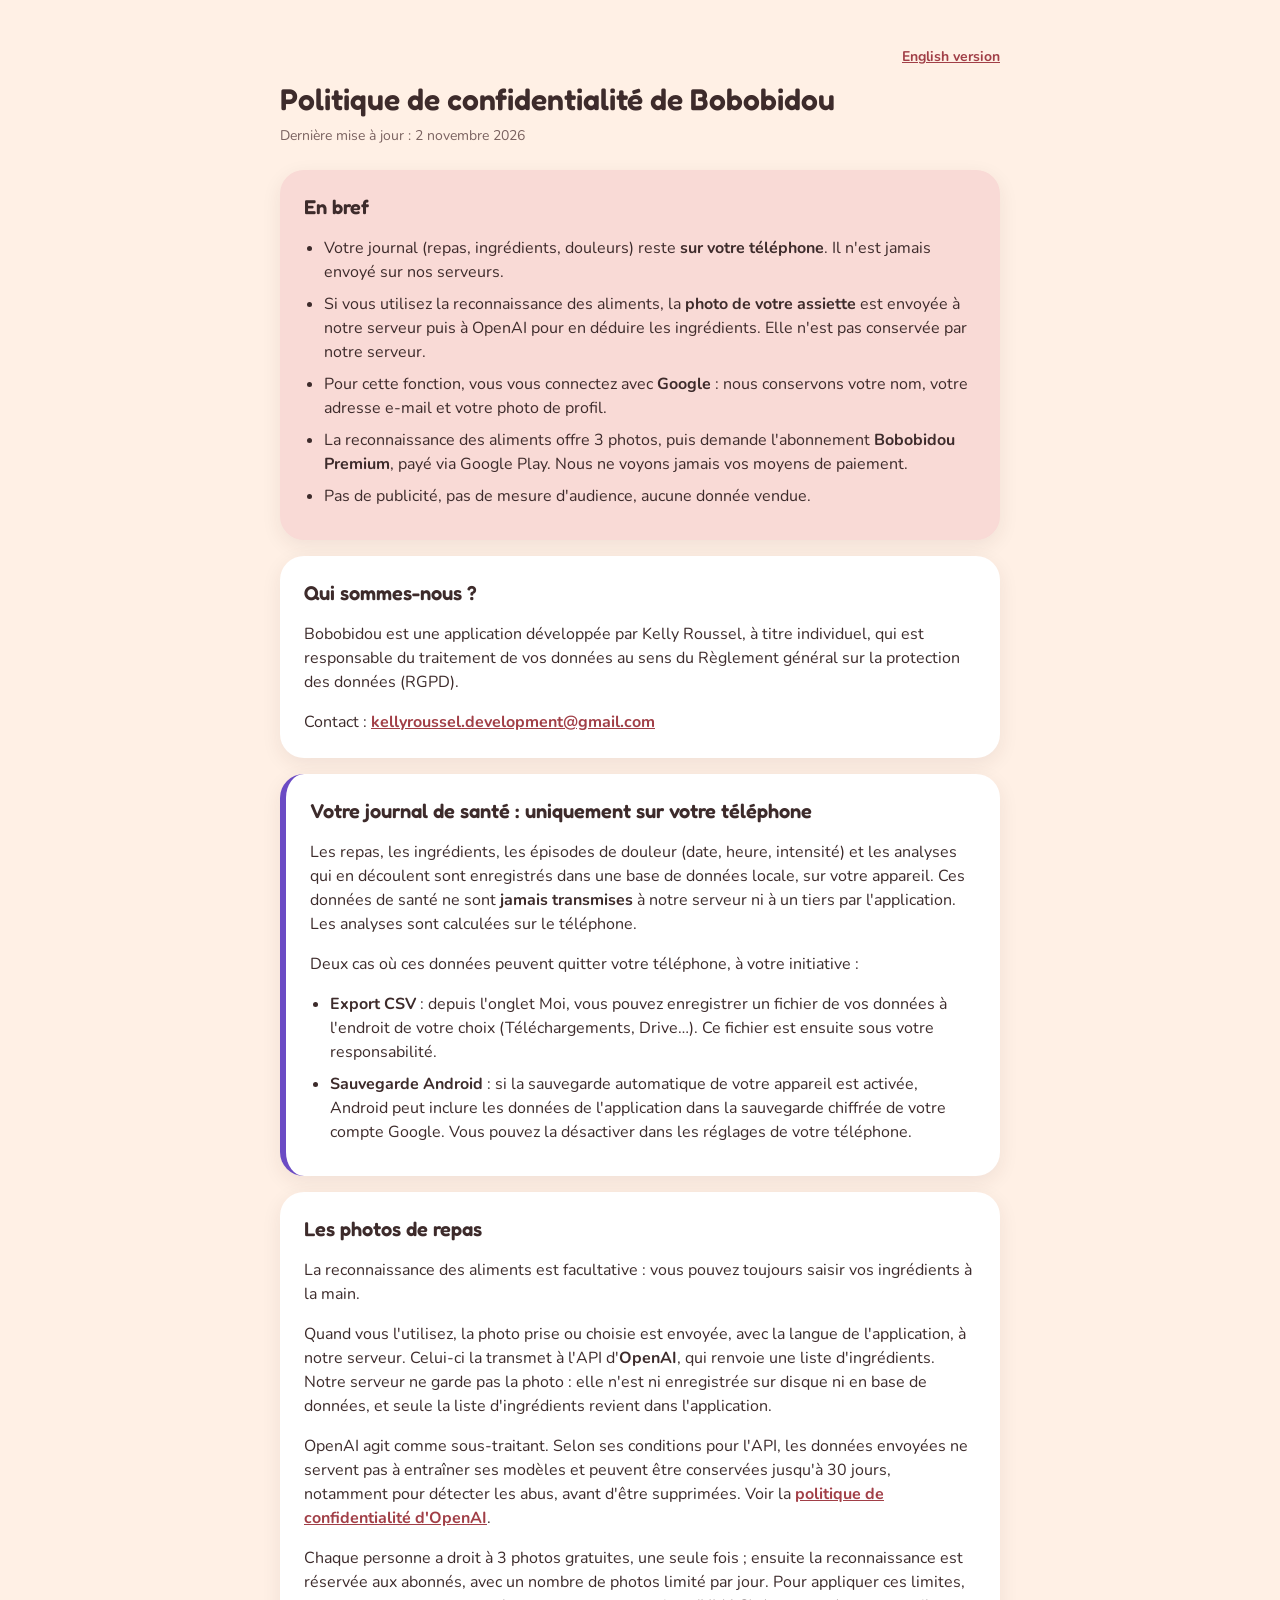
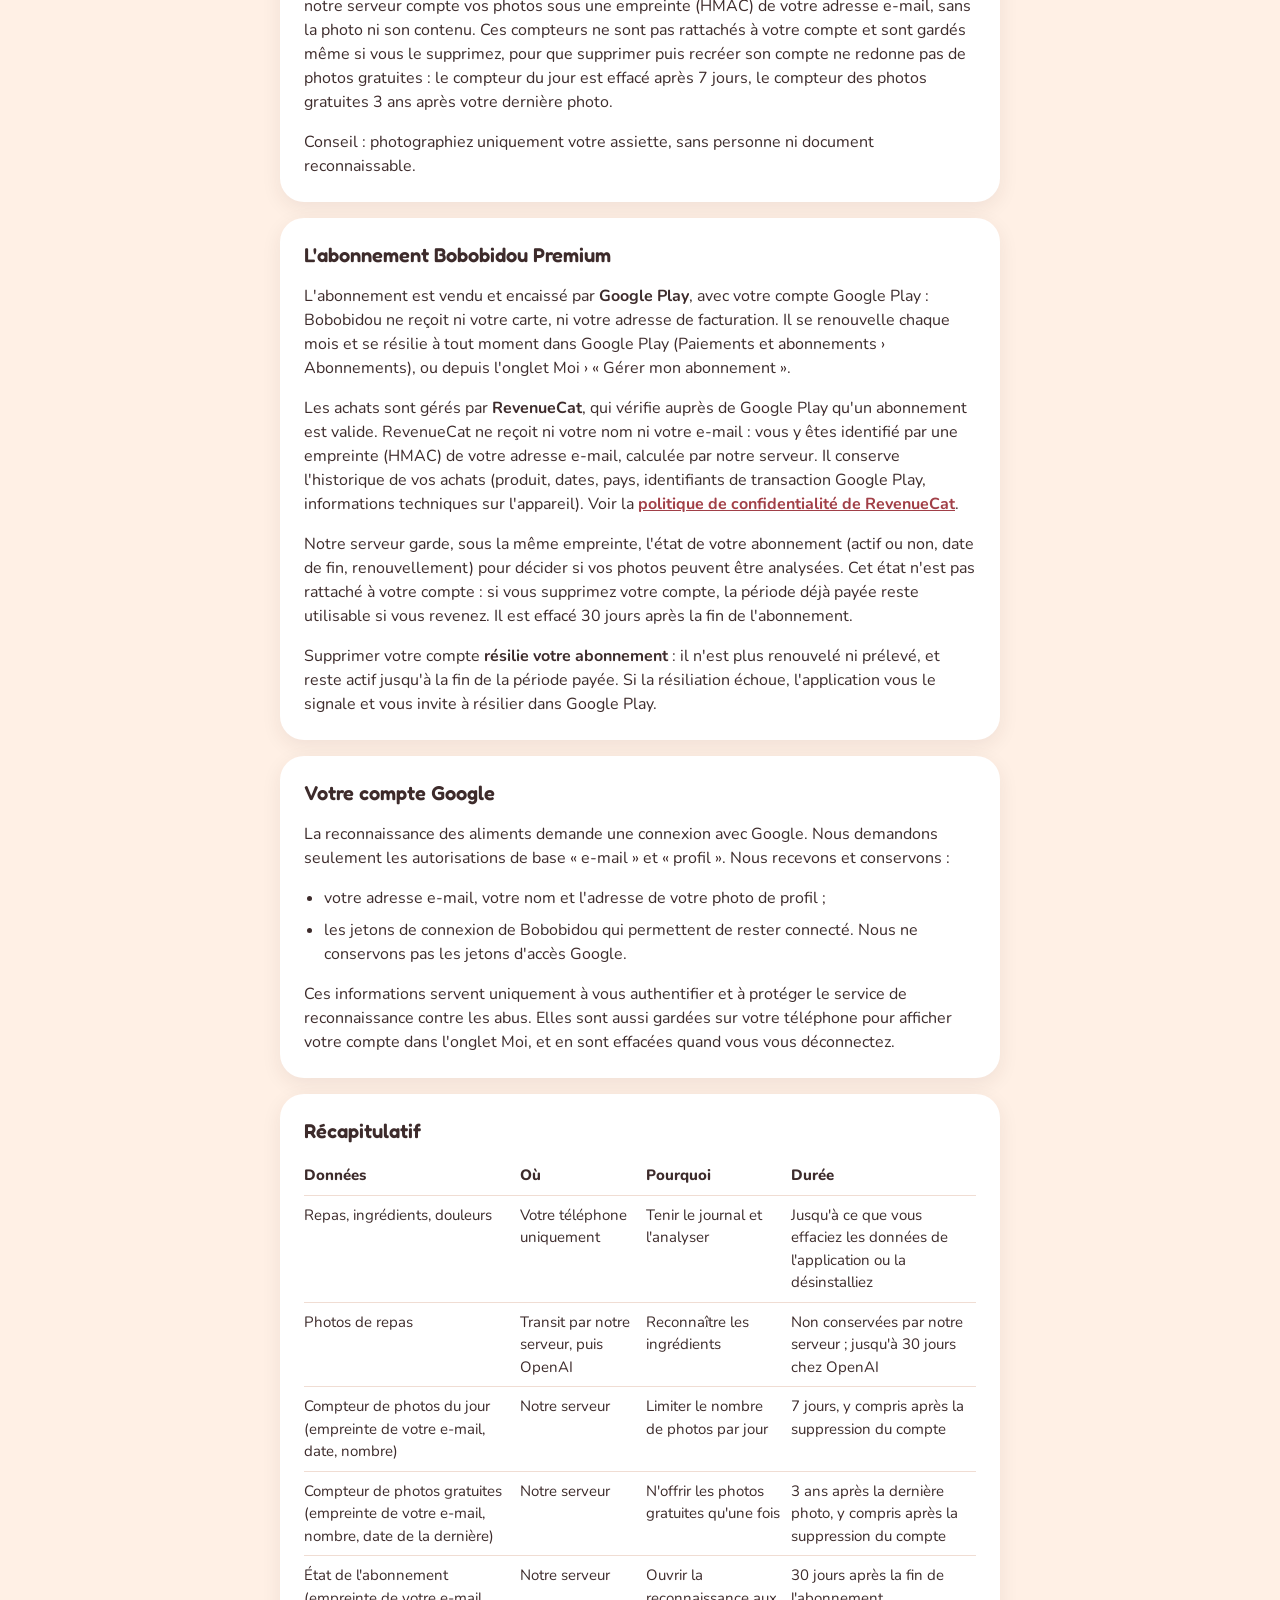
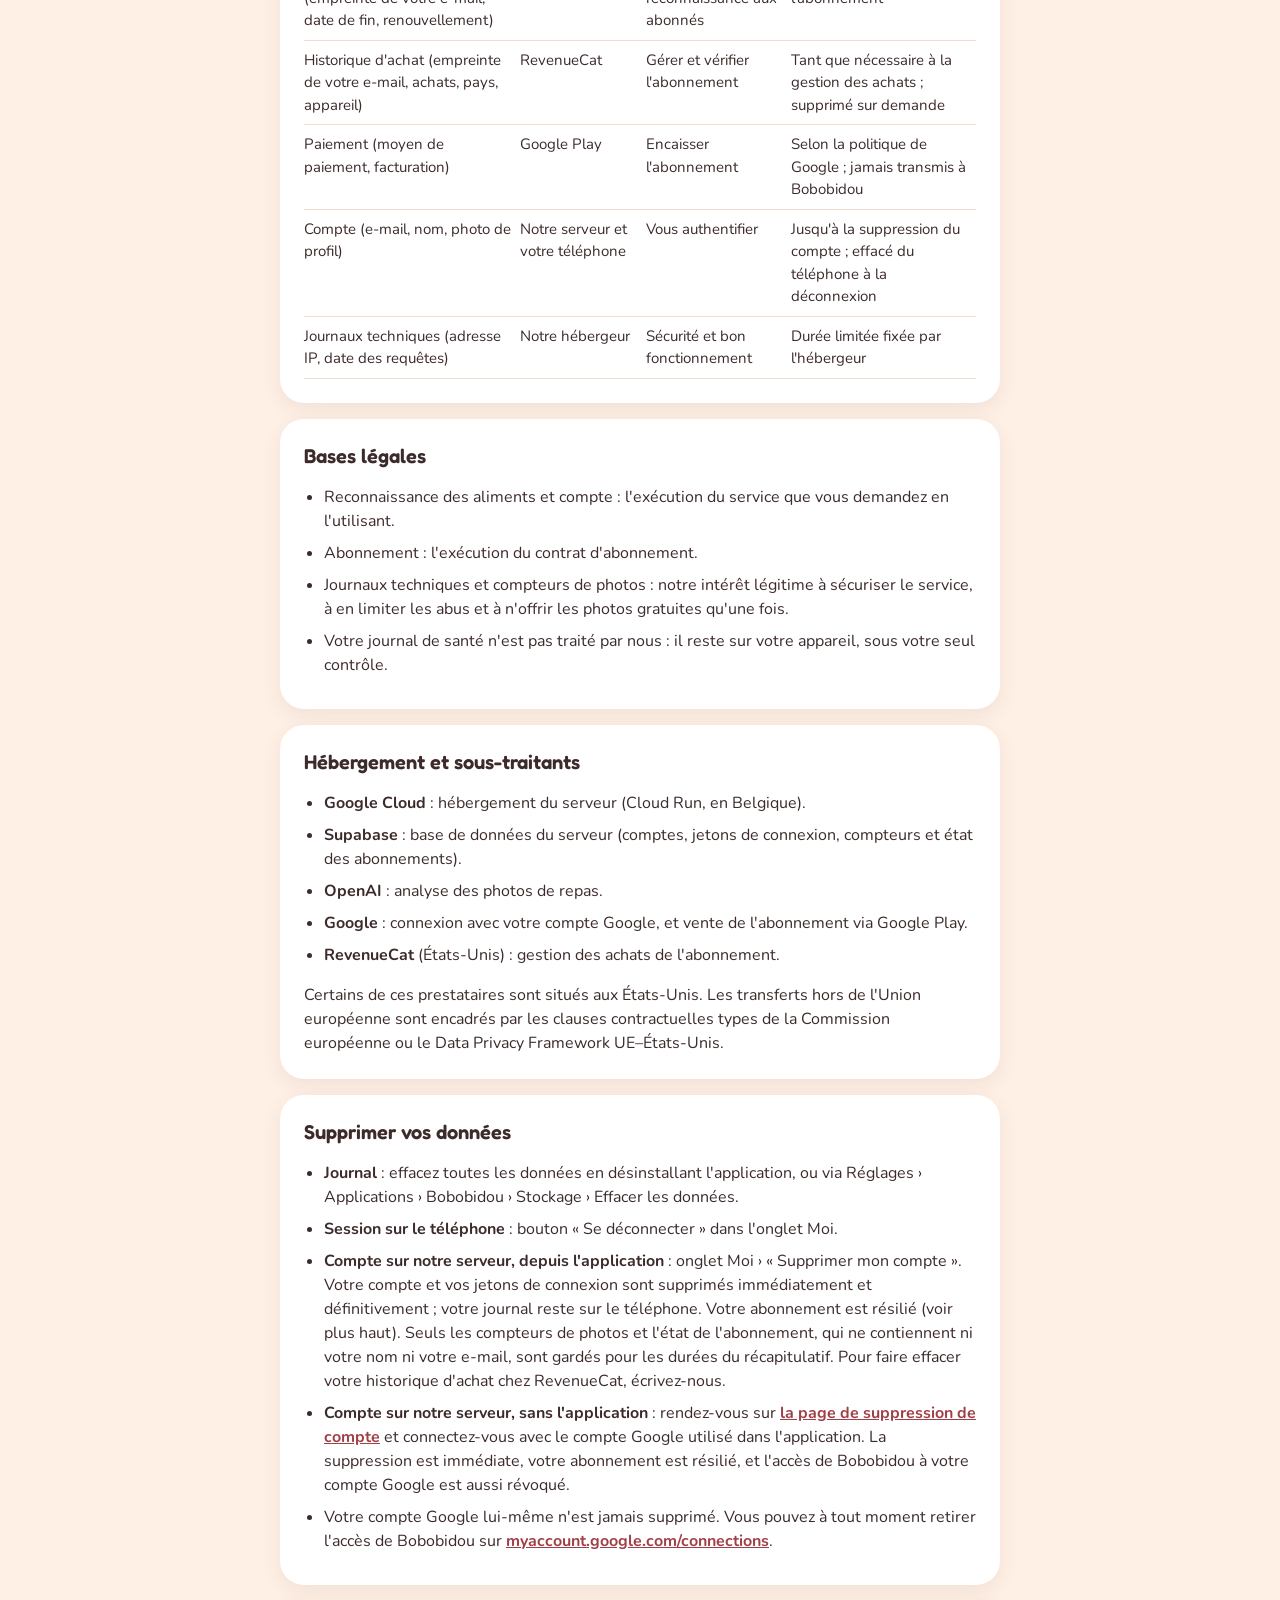
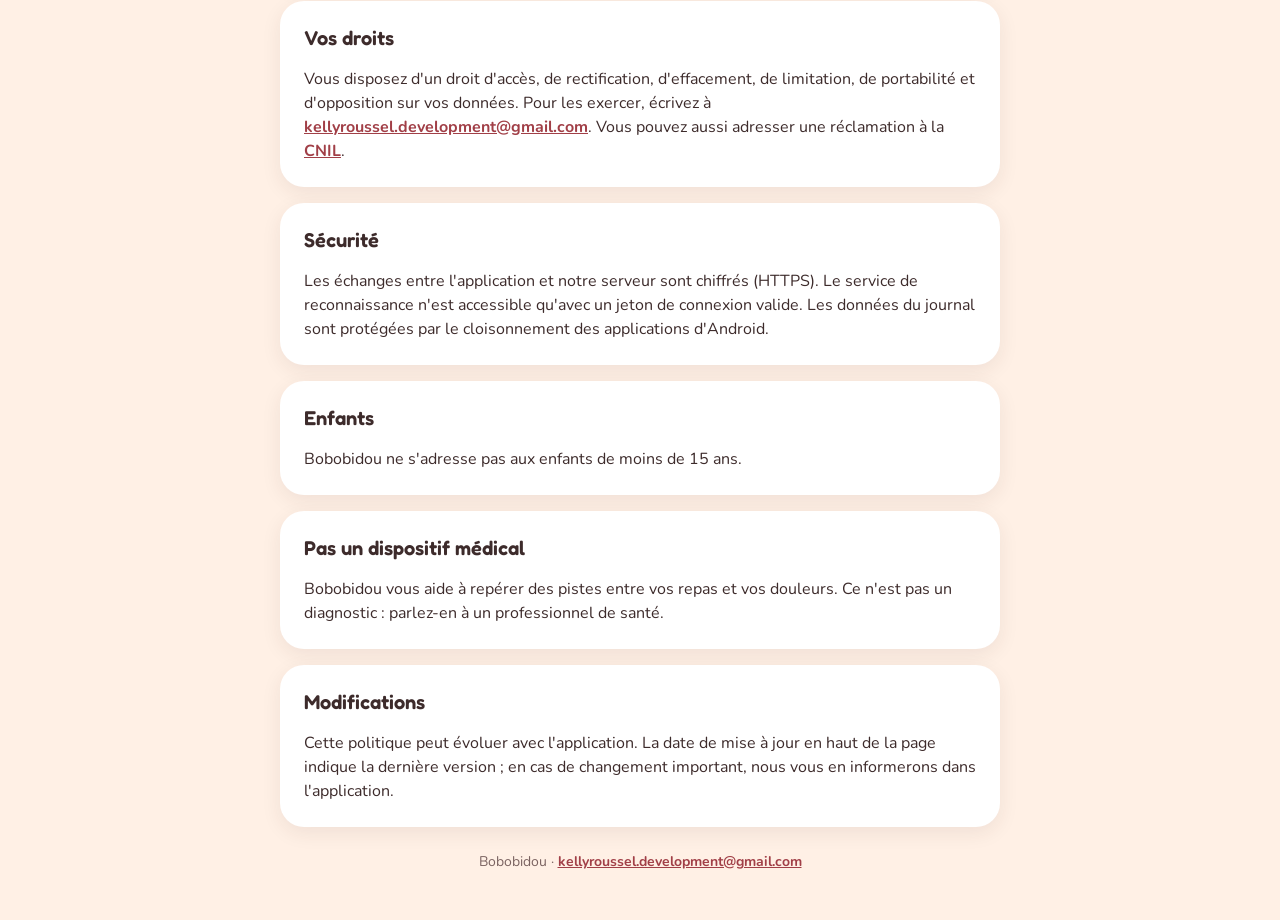
<file: docs/privacy/index.html>
<!doctype html>
<html lang="fr">
<head>
  <meta charset="utf-8">
  <meta name="viewport" content="width=device-width, initial-scale=1">
  <title>Bobobidou — Politique de confidentialité</title>
  <link rel="preconnect" href="https://fonts.googleapis.com">
  <link rel="preconnect" href="https://fonts.gstatic.com" crossorigin>
  <link href="https://fonts.googleapis.com/css2?family=Fredoka:wght@600&family=Nunito:wght@400;700;800&display=swap" rel="stylesheet">
  <link rel="stylesheet" href="style.css">
</head>
<body>
<main>
  <p class="lang"><a href="en.html" hreflang="en">English version</a></p>

  <header>
    <h1>Politique de confidentialité de Bobobidou</h1>
    <p class="updated">Dernière mise à jour : 2 novembre 2026</p>
  </header>

  <section class="summary">
    <h2>En bref</h2>
    <ul>
      <li>Votre journal (repas, ingrédients, douleurs) reste <strong>sur votre téléphone</strong>. Il n'est jamais envoyé sur nos serveurs.</li>
      <li>Si vous utilisez la reconnaissance des aliments, la <strong>photo de votre assiette</strong> est envoyée à notre serveur puis à OpenAI pour en déduire les ingrédients. Elle n'est pas conservée par notre serveur.</li>
      <li>Pour cette fonction, vous vous connectez avec <strong>Google</strong> : nous conservons votre nom, votre adresse e-mail et votre photo de profil.</li>
      <li>La reconnaissance des aliments offre 3 photos, puis demande l'abonnement <strong>Bobobidou Premium</strong>, payé via Google Play. Nous ne voyons jamais vos moyens de paiement.</li>
      <li>Pas de publicité, pas de mesure d'audience, aucune donnée vendue.</li>
    </ul>
  </section>

  <section>
    <h2>Qui sommes-nous ?</h2>
    <p>Bobobidou est une application développée par Kelly Roussel, à titre individuel, qui est responsable du traitement de vos données au sens du Règlement général sur la protection des données (RGPD).</p>
    <p>Contact : <a href="mailto:kellyroussel.development@gmail.com">kellyroussel.development@gmail.com</a></p>
  </section>

  <section class="health">
    <h2>Votre journal de santé : uniquement sur votre téléphone</h2>
    <p>Les repas, les ingrédients, les épisodes de douleur (date, heure, intensité) et les analyses qui en découlent sont enregistrés dans une base de données locale, sur votre appareil. Ces données de santé ne sont <strong>jamais transmises</strong> à notre serveur ni à un tiers par l'application. Les analyses sont calculées sur le téléphone.</p>
    <p>Deux cas où ces données peuvent quitter votre téléphone, à votre initiative :</p>
    <ul>
      <li><strong>Export CSV</strong> : depuis l'onglet Moi, vous pouvez enregistrer un fichier de vos données à l'endroit de votre choix (Téléchargements, Drive…). Ce fichier est ensuite sous votre responsabilité.</li>
      <li><strong>Sauvegarde Android</strong> : si la sauvegarde automatique de votre appareil est activée, Android peut inclure les données de l'application dans la sauvegarde chiffrée de votre compte Google. Vous pouvez la désactiver dans les réglages de votre téléphone.</li>
    </ul>
  </section>

  <section>
    <h2>Les photos de repas</h2>
    <p>La reconnaissance des aliments est facultative : vous pouvez toujours saisir vos ingrédients à la main.</p>
    <p>Quand vous l'utilisez, la photo prise ou choisie est envoyée, avec la langue de l'application, à notre serveur. Celui-ci la transmet à l'API d'<strong>OpenAI</strong>, qui renvoie une liste d'ingrédients. Notre serveur ne garde pas la photo : elle n'est ni enregistrée sur disque ni en base de données, et seule la liste d'ingrédients revient dans l'application.</p>
    <p>OpenAI agit comme sous-traitant. Selon ses conditions pour l'API, les données envoyées ne servent pas à entraîner ses modèles et peuvent être conservées jusqu'à 30 jours, notamment pour détecter les abus, avant d'être supprimées. Voir la <a href="https://openai.com/policies/privacy-policy/">politique de confidentialité d'OpenAI</a>.</p>
    <p>Chaque personne a droit à 3 photos gratuites, une seule fois ; ensuite la reconnaissance est réservée aux abonnés, avec un nombre de photos limité par jour. Pour appliquer ces limites, notre serveur compte vos photos sous une empreinte (HMAC) de votre adresse e-mail, sans la photo ni son contenu. Ces compteurs ne sont pas rattachés à votre compte et sont gardés même si vous le supprimez, pour que supprimer puis recréer son compte ne redonne pas de photos gratuites : le compteur du jour est effacé après 7 jours, le compteur des photos gratuites 3 ans après votre dernière photo.</p>
    <p>Conseil : photographiez uniquement votre assiette, sans personne ni document reconnaissable.</p>
  </section>

  <section>
    <h2>L'abonnement Bobobidou Premium</h2>
    <p>L'abonnement est vendu et encaissé par <strong>Google Play</strong>, avec votre compte Google Play : Bobobidou ne reçoit ni votre carte, ni votre adresse de facturation. Il se renouvelle chaque mois et se résilie à tout moment dans Google Play (Paiements et abonnements › Abonnements), ou depuis l'onglet Moi › « Gérer mon abonnement ».</p>
    <p>Les achats sont gérés par <strong>RevenueCat</strong>, qui vérifie auprès de Google Play qu'un abonnement est valide. RevenueCat ne reçoit ni votre nom ni votre e-mail : vous y êtes identifié par une empreinte (HMAC) de votre adresse e-mail, calculée par notre serveur. Il conserve l'historique de vos achats (produit, dates, pays, identifiants de transaction Google Play, informations techniques sur l'appareil). Voir la <a href="https://www.revenuecat.com/privacy/">politique de confidentialité de RevenueCat</a>.</p>
    <p>Notre serveur garde, sous la même empreinte, l'état de votre abonnement (actif ou non, date de fin, renouvellement) pour décider si vos photos peuvent être analysées. Cet état n'est pas rattaché à votre compte : si vous supprimez votre compte, la période déjà payée reste utilisable si vous revenez. Il est effacé 30 jours après la fin de l'abonnement.</p>
    <p>Supprimer votre compte <strong>résilie votre abonnement</strong> : il n'est plus renouvelé ni prélevé, et reste actif jusqu'à la fin de la période payée. Si la résiliation échoue, l'application vous le signale et vous invite à résilier dans Google Play.</p>
  </section>

  <section>
    <h2>Votre compte Google</h2>
    <p>La reconnaissance des aliments demande une connexion avec Google. Nous demandons seulement les autorisations de base « e-mail » et « profil ». Nous recevons et conservons :</p>
    <ul>
      <li>votre adresse e-mail, votre nom et l'adresse de votre photo de profil ;</li>
      <li>les jetons de connexion de Bobobidou qui permettent de rester connecté. Nous ne conservons pas les jetons d'accès Google.</li>
    </ul>
    <p>Ces informations servent uniquement à vous authentifier et à protéger le service de reconnaissance contre les abus. Elles sont aussi gardées sur votre téléphone pour afficher votre compte dans l'onglet Moi, et en sont effacées quand vous vous déconnectez.</p>
  </section>

  <section>
    <h2>Récapitulatif</h2>
    <table>
      <thead>
        <tr><th>Données</th><th>Où</th><th>Pourquoi</th><th>Durée</th></tr>
      </thead>
      <tbody>
        <tr><td>Repas, ingrédients, douleurs</td><td>Votre téléphone uniquement</td><td>Tenir le journal et l'analyser</td><td>Jusqu'à ce que vous effaciez les données de l'application ou la désinstalliez</td></tr>
        <tr><td>Photos de repas</td><td>Transit par notre serveur, puis OpenAI</td><td>Reconnaître les ingrédients</td><td>Non conservées par notre serveur ; jusqu'à 30 jours chez OpenAI</td></tr>
        <tr><td>Compteur de photos du jour (empreinte de votre e-mail, date, nombre)</td><td>Notre serveur</td><td>Limiter le nombre de photos par jour</td><td>7 jours, y compris après la suppression du compte</td></tr>
        <tr><td>Compteur de photos gratuites (empreinte de votre e-mail, nombre, date de la dernière)</td><td>Notre serveur</td><td>N'offrir les photos gratuites qu'une fois</td><td>3 ans après la dernière photo, y compris après la suppression du compte</td></tr>
        <tr><td>État de l'abonnement (empreinte de votre e-mail, date de fin, renouvellement)</td><td>Notre serveur</td><td>Ouvrir la reconnaissance aux abonnés</td><td>30 jours après la fin de l'abonnement</td></tr>
        <tr><td>Historique d'achat (empreinte de votre e-mail, achats, pays, appareil)</td><td>RevenueCat</td><td>Gérer et vérifier l'abonnement</td><td>Tant que nécessaire à la gestion des achats ; supprimé sur demande</td></tr>
        <tr><td>Paiement (moyen de paiement, facturation)</td><td>Google Play</td><td>Encaisser l'abonnement</td><td>Selon la politique de Google ; jamais transmis à Bobobidou</td></tr>
        <tr><td>Compte (e-mail, nom, photo de profil)</td><td>Notre serveur et votre téléphone</td><td>Vous authentifier</td><td>Jusqu'à la suppression du compte ; effacé du téléphone à la déconnexion</td></tr>
        <tr><td>Journaux techniques (adresse IP, date des requêtes)</td><td>Notre hébergeur</td><td>Sécurité et bon fonctionnement</td><td>Durée limitée fixée par l'hébergeur</td></tr>
      </tbody>
    </table>
  </section>

  <section>
    <h2>Bases légales</h2>
    <ul>
      <li>Reconnaissance des aliments et compte : l'exécution du service que vous demandez en l'utilisant.</li>
      <li>Abonnement : l'exécution du contrat d'abonnement.</li>
      <li>Journaux techniques et compteurs de photos : notre intérêt légitime à sécuriser le service, à en limiter les abus et à n'offrir les photos gratuites qu'une fois.</li>
      <li>Votre journal de santé n'est pas traité par nous : il reste sur votre appareil, sous votre seul contrôle.</li>
    </ul>
  </section>

  <section>
    <h2>Hébergement et sous-traitants</h2>
    <ul>
      <li><strong>Google Cloud</strong> : hébergement du serveur (Cloud Run, en Belgique).</li>
      <li><strong>Supabase</strong> : base de données du serveur (comptes, jetons de connexion, compteurs et état des abonnements).</li>
      <li><strong>OpenAI</strong> : analyse des photos de repas.</li>
      <li><strong>Google</strong> : connexion avec votre compte Google, et vente de l'abonnement via Google Play.</li>
      <li><strong>RevenueCat</strong> (États-Unis) : gestion des achats de l'abonnement.</li>
    </ul>
    <p>Certains de ces prestataires sont situés aux États-Unis. Les transferts hors de l'Union européenne sont encadrés par les clauses contractuelles types de la Commission européenne ou le Data Privacy Framework UE–États-Unis.</p>
  </section>

  <section id="suppression">
    <h2>Supprimer vos données</h2>
    <ul>
      <li><strong>Journal</strong> : effacez toutes les données en désinstallant l'application, ou via Réglages › Applications › Bobobidou › Stockage › Effacer les données.</li>
      <li><strong>Session sur le téléphone</strong> : bouton « Se déconnecter » dans l'onglet Moi.</li>
      <li><strong>Compte sur notre serveur, depuis l'application</strong> : onglet Moi › « Supprimer mon compte ». Votre compte et vos jetons de connexion sont supprimés immédiatement et définitivement ; votre journal reste sur le téléphone. Votre abonnement est résilié (voir plus haut). Seuls les compteurs de photos et l'état de l'abonnement, qui ne contiennent ni votre nom ni votre e-mail, sont gardés pour les durées du récapitulatif. Pour faire effacer votre historique d'achat chez RevenueCat, écrivez-nous.</li>
      <li><strong>Compte sur notre serveur, sans l'application</strong> : rendez-vous sur <a href="https://bobobidou-backend-763396034125.europe-west1.run.app/account/delete">la page de suppression de compte</a> et connectez-vous avec le compte Google utilisé dans l'application. La suppression est immédiate, votre abonnement est résilié, et l'accès de Bobobidou à votre compte Google est aussi révoqué.</li>
      <li>Votre compte Google lui-même n'est jamais supprimé. Vous pouvez à tout moment retirer l'accès de Bobobidou sur <a href="https://myaccount.google.com/connections">myaccount.google.com/connections</a>.</li>
    </ul>
  </section>

  <section>
    <h2>Vos droits</h2>
    <p>Vous disposez d'un droit d'accès, de rectification, d'effacement, de limitation, de portabilité et d'opposition sur vos données. Pour les exercer, écrivez à <a href="mailto:kellyroussel.development@gmail.com">kellyroussel.development@gmail.com</a>. Vous pouvez aussi adresser une réclamation à la <a href="https://www.cnil.fr/fr/plaintes">CNIL</a>.</p>
  </section>

  <section>
    <h2>Sécurité</h2>
    <p>Les échanges entre l'application et notre serveur sont chiffrés (HTTPS). Le service de reconnaissance n'est accessible qu'avec un jeton de connexion valide. Les données du journal sont protégées par le cloisonnement des applications d'Android.</p>
  </section>

  <section>
    <h2>Enfants</h2>
    <p>Bobobidou ne s'adresse pas aux enfants de moins de 15 ans.</p>
  </section>

  <section>
    <h2>Pas un dispositif médical</h2>
    <p>Bobobidou vous aide à repérer des pistes entre vos repas et vos douleurs. Ce n'est pas un diagnostic : parlez-en à un professionnel de santé.</p>
  </section>

  <section>
    <h2>Modifications</h2>
    <p>Cette politique peut évoluer avec l'application. La date de mise à jour en haut de la page indique la dernière version ; en cas de changement important, nous vous en informerons dans l'application.</p>
  </section>

  <footer>Bobobidou · <a href="mailto:kellyroussel.development@gmail.com">kellyroussel.development@gmail.com</a></footer>
</main>
</body>
</html>
</file>
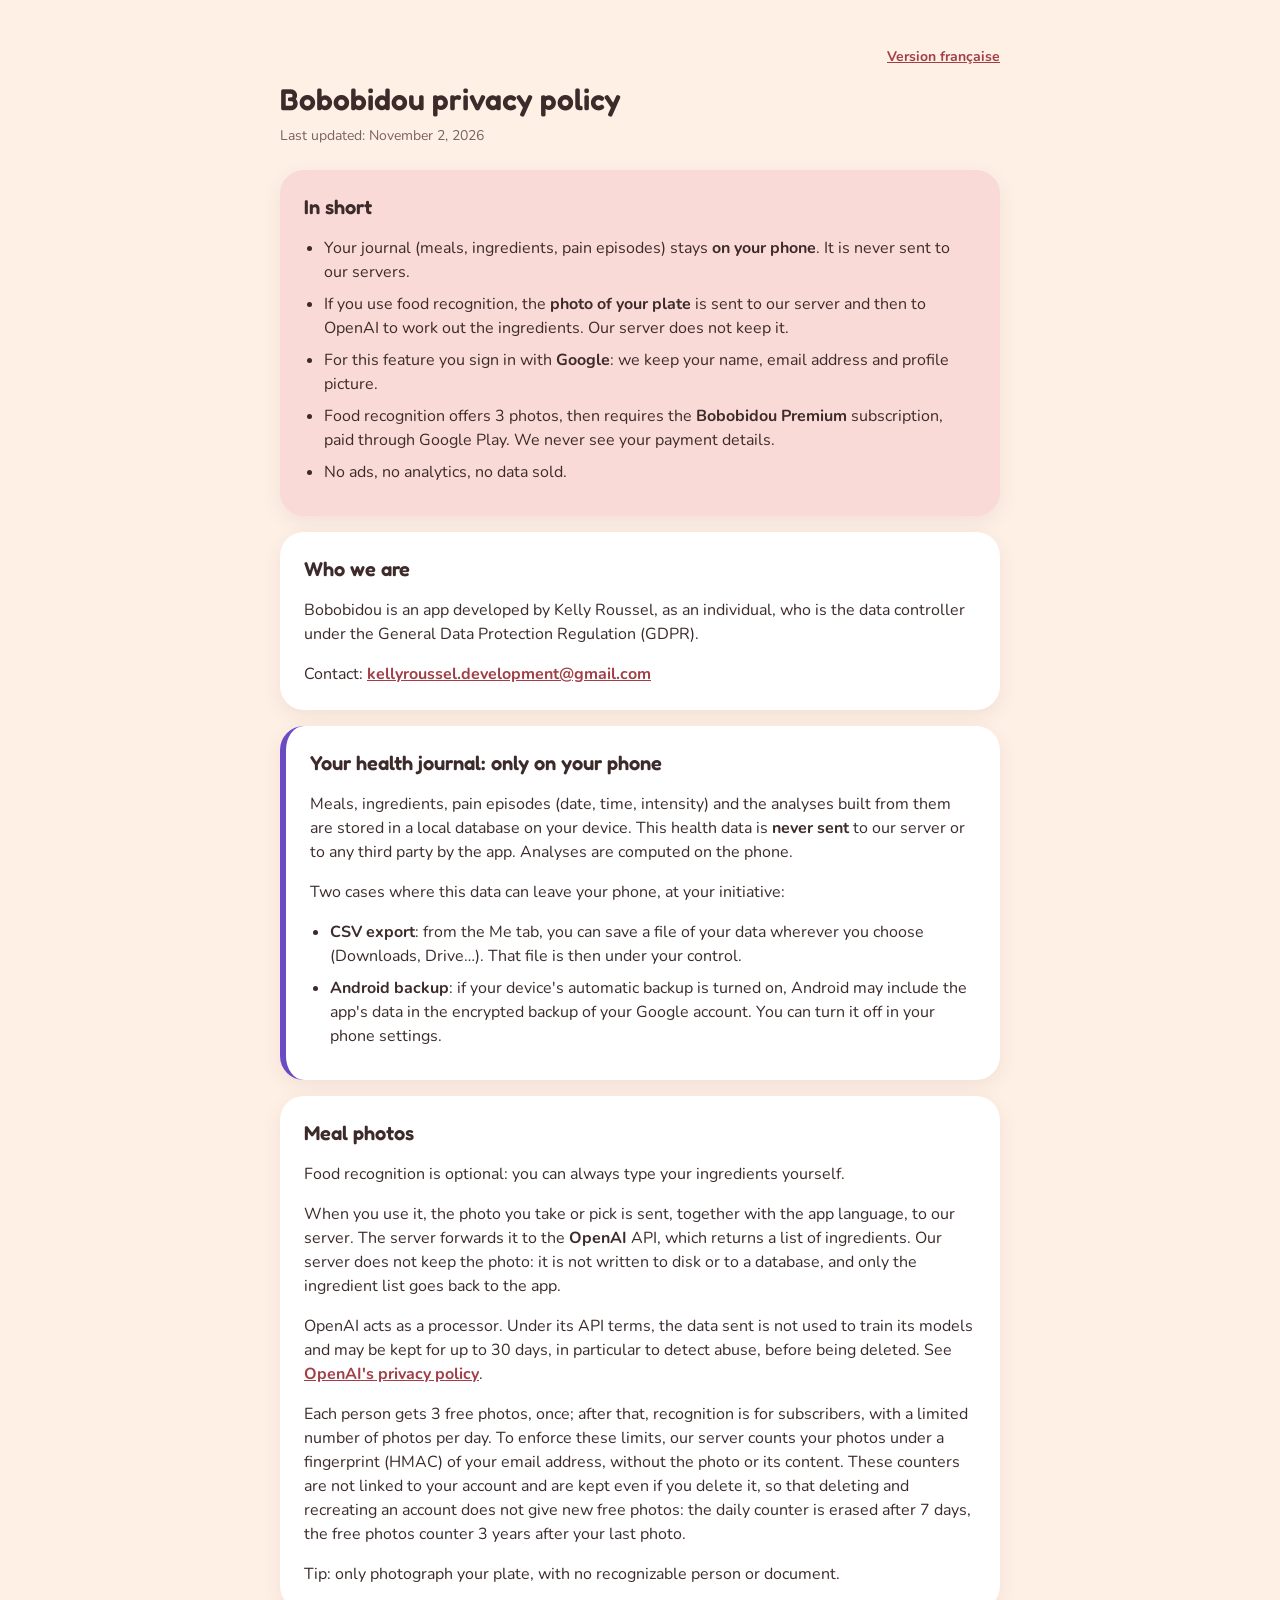
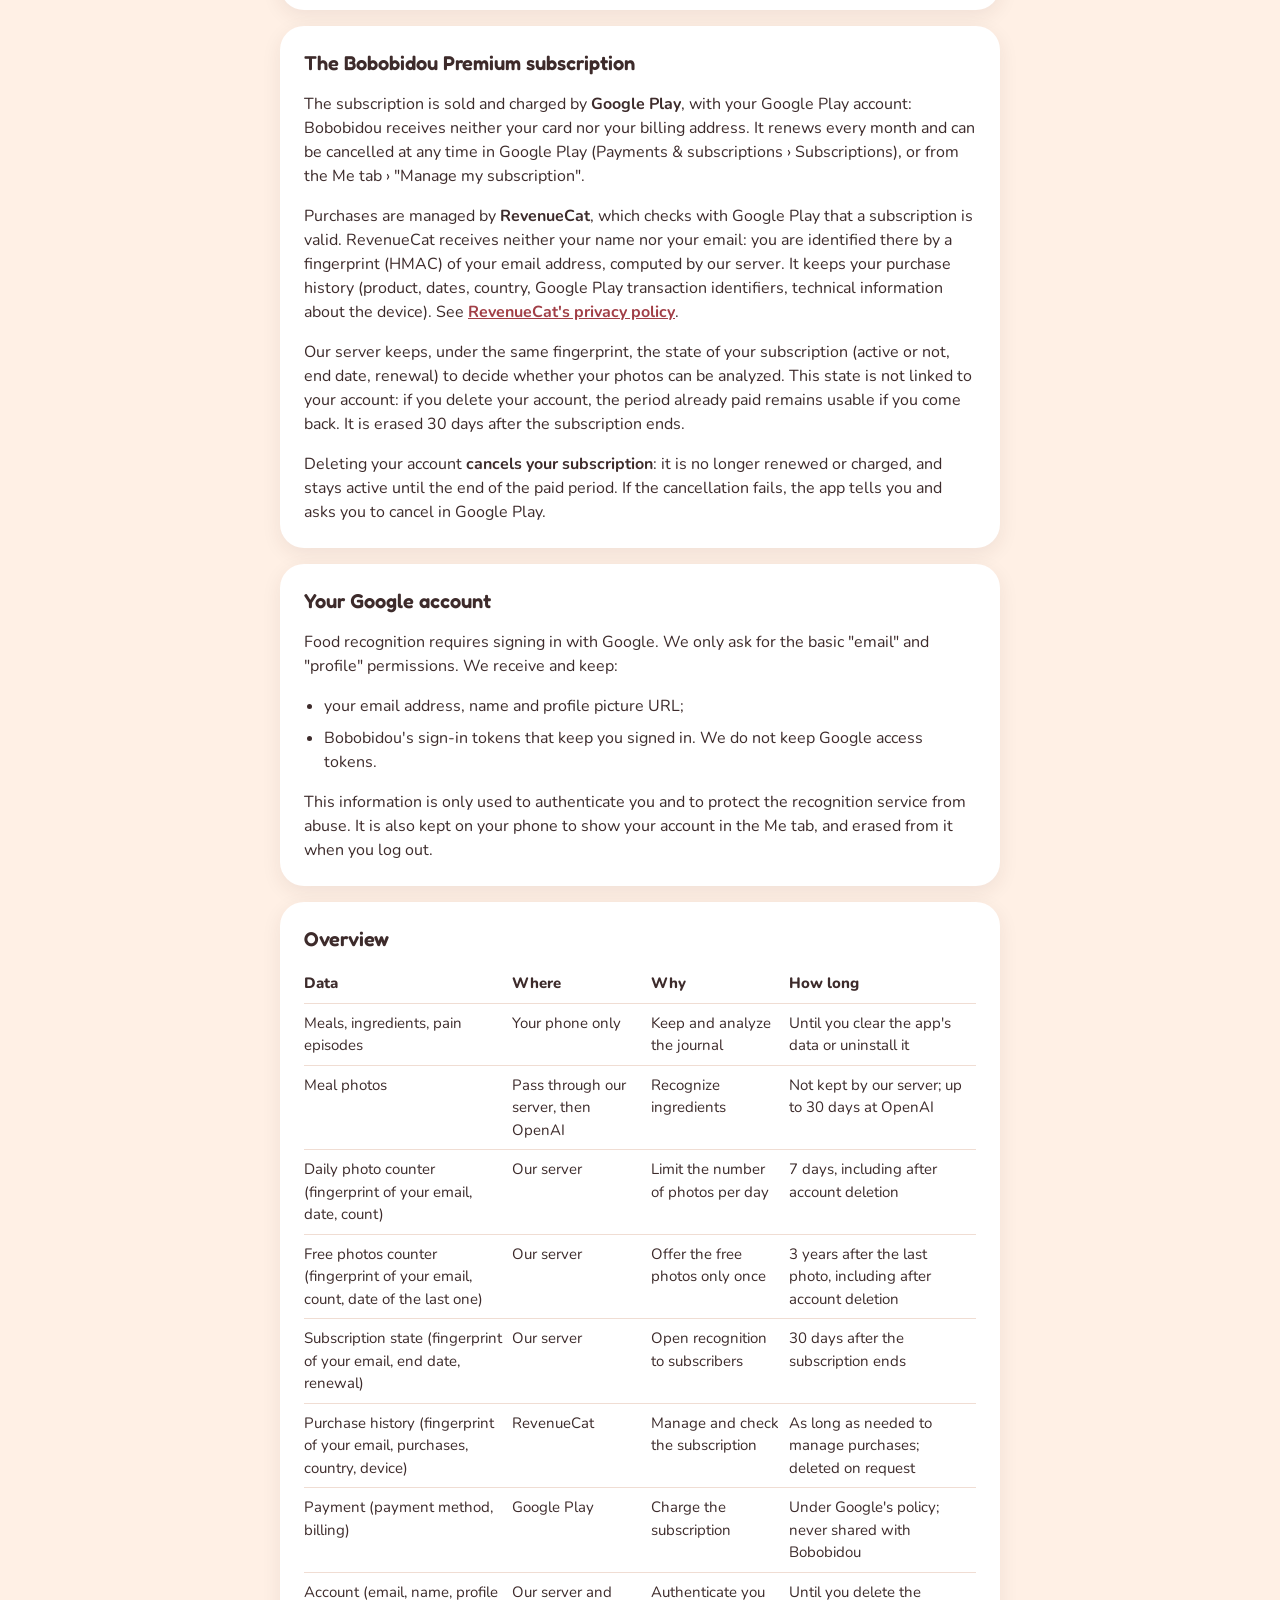
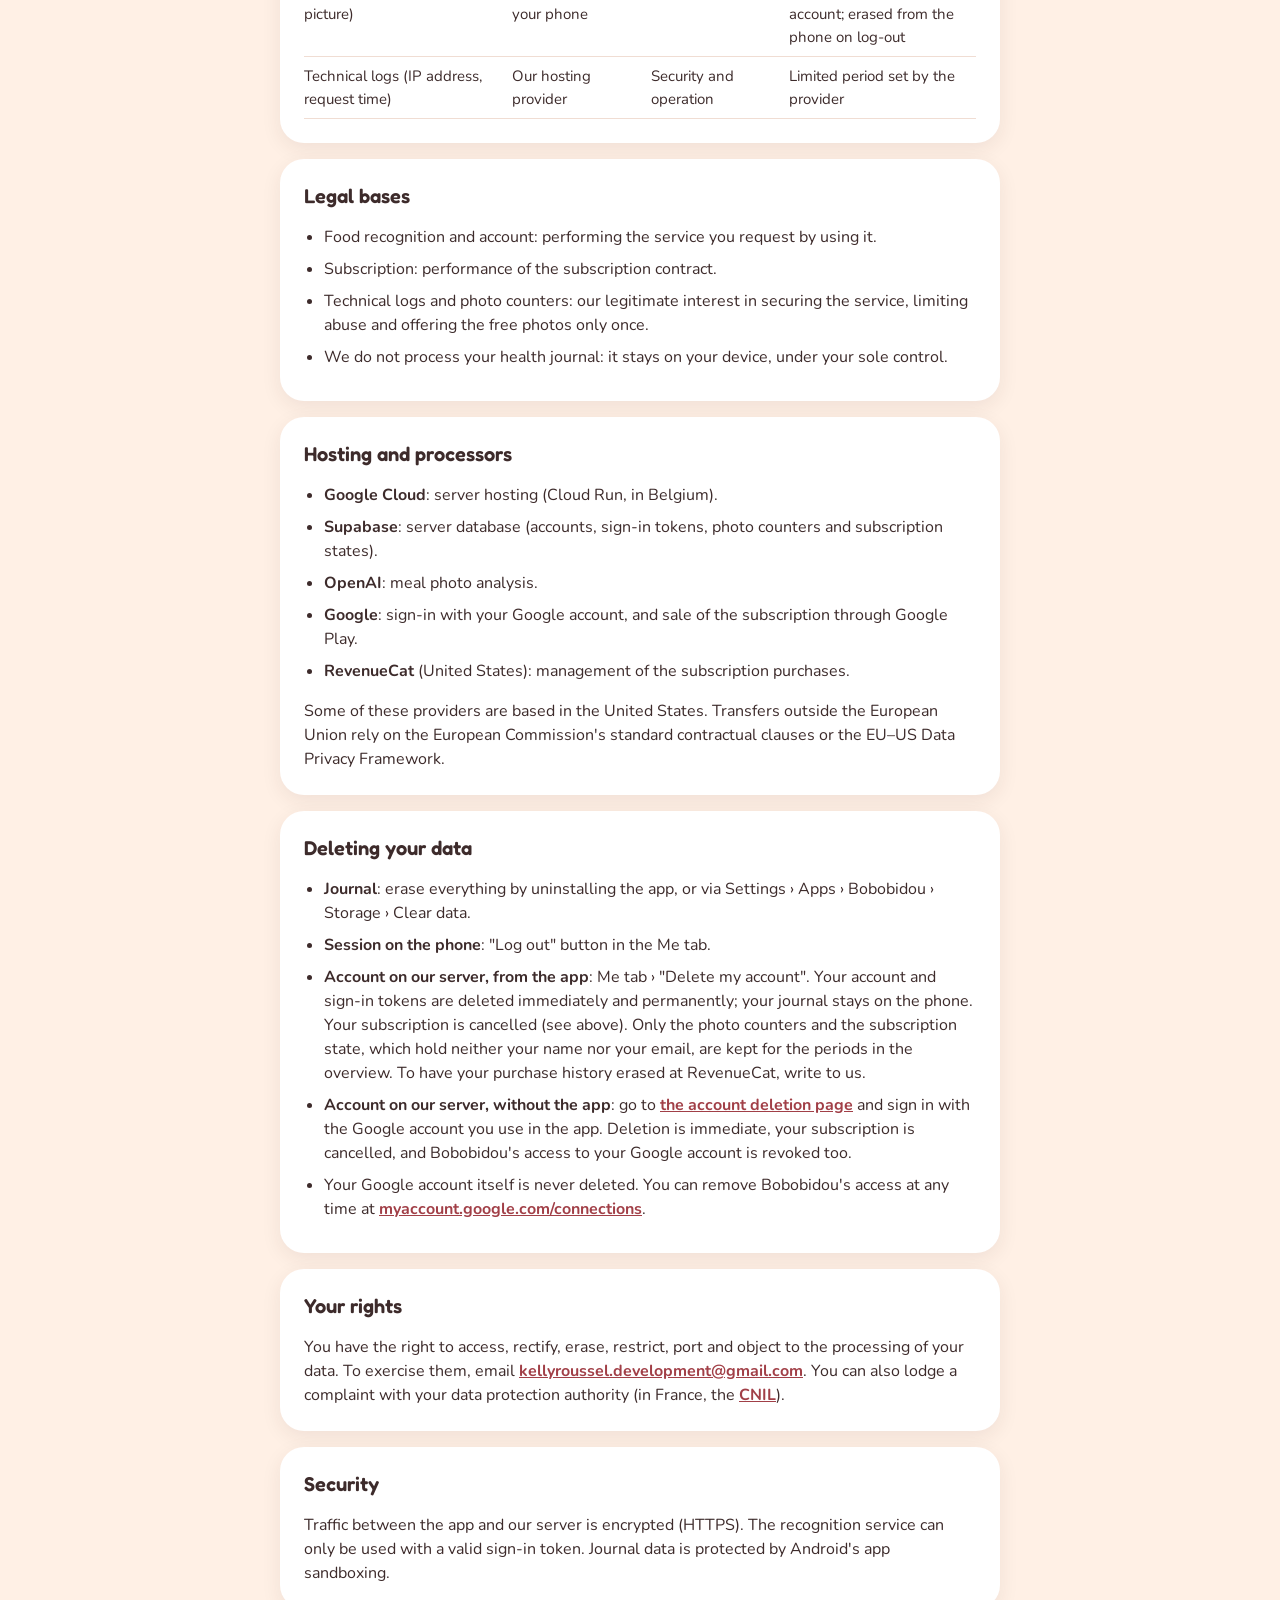
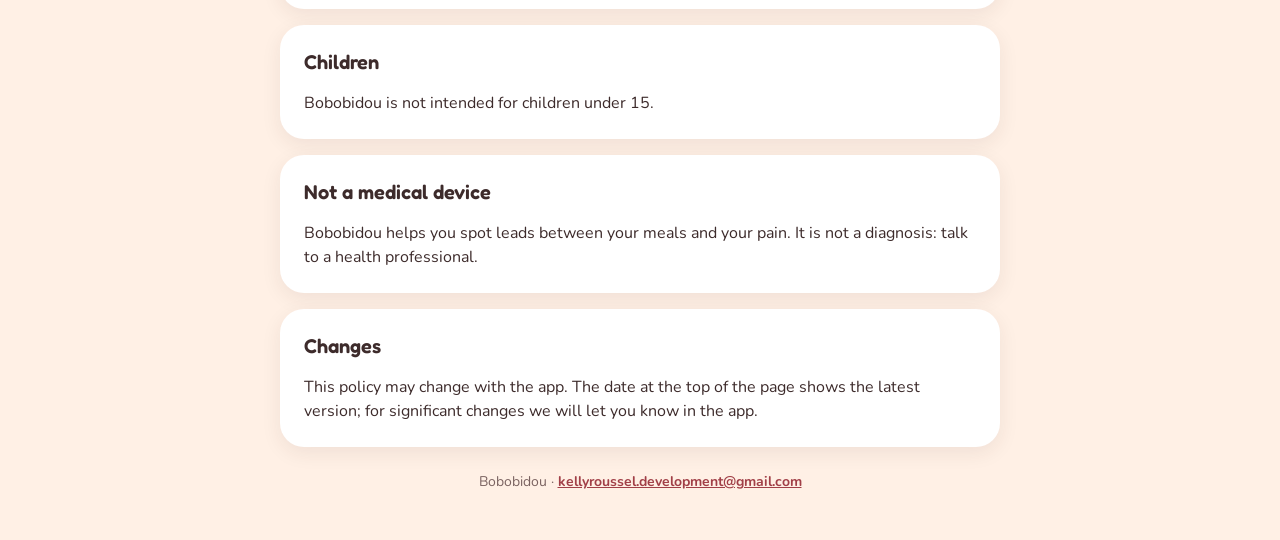
<file: docs/privacy/en.html>
<!doctype html>
<html lang="en">
<head>
  <meta charset="utf-8">
  <meta name="viewport" content="width=device-width, initial-scale=1">
  <title>Bobobidou — Privacy policy</title>
  <link rel="preconnect" href="https://fonts.googleapis.com">
  <link rel="preconnect" href="https://fonts.gstatic.com" crossorigin>
  <link href="https://fonts.googleapis.com/css2?family=Fredoka:wght@600&family=Nunito:wght@400;700;800&display=swap" rel="stylesheet">
  <link rel="stylesheet" href="style.css">
</head>
<body>
<main>
  <p class="lang"><a href="./" hreflang="fr">Version française</a></p>

  <header>
    <h1>Bobobidou privacy policy</h1>
    <p class="updated">Last updated: November 2, 2026</p>
  </header>

  <section class="summary">
    <h2>In short</h2>
    <ul>
      <li>Your journal (meals, ingredients, pain episodes) stays <strong>on your phone</strong>. It is never sent to our servers.</li>
      <li>If you use food recognition, the <strong>photo of your plate</strong> is sent to our server and then to OpenAI to work out the ingredients. Our server does not keep it.</li>
      <li>For this feature you sign in with <strong>Google</strong>: we keep your name, email address and profile picture.</li>
      <li>Food recognition offers 3 photos, then requires the <strong>Bobobidou Premium</strong> subscription, paid through Google Play. We never see your payment details.</li>
      <li>No ads, no analytics, no data sold.</li>
    </ul>
  </section>

  <section>
    <h2>Who we are</h2>
    <p>Bobobidou is an app developed by Kelly Roussel, as an individual, who is the data controller under the General Data Protection Regulation (GDPR).</p>
    <p>Contact: <a href="mailto:kellyroussel.development@gmail.com">kellyroussel.development@gmail.com</a></p>
  </section>

  <section class="health">
    <h2>Your health journal: only on your phone</h2>
    <p>Meals, ingredients, pain episodes (date, time, intensity) and the analyses built from them are stored in a local database on your device. This health data is <strong>never sent</strong> to our server or to any third party by the app. Analyses are computed on the phone.</p>
    <p>Two cases where this data can leave your phone, at your initiative:</p>
    <ul>
      <li><strong>CSV export</strong>: from the Me tab, you can save a file of your data wherever you choose (Downloads, Drive…). That file is then under your control.</li>
      <li><strong>Android backup</strong>: if your device's automatic backup is turned on, Android may include the app's data in the encrypted backup of your Google account. You can turn it off in your phone settings.</li>
    </ul>
  </section>

  <section>
    <h2>Meal photos</h2>
    <p>Food recognition is optional: you can always type your ingredients yourself.</p>
    <p>When you use it, the photo you take or pick is sent, together with the app language, to our server. The server forwards it to the <strong>OpenAI</strong> API, which returns a list of ingredients. Our server does not keep the photo: it is not written to disk or to a database, and only the ingredient list goes back to the app.</p>
    <p>OpenAI acts as a processor. Under its API terms, the data sent is not used to train its models and may be kept for up to 30 days, in particular to detect abuse, before being deleted. See <a href="https://openai.com/policies/privacy-policy/">OpenAI's privacy policy</a>.</p>
    <p>Each person gets 3 free photos, once; after that, recognition is for subscribers, with a limited number of photos per day. To enforce these limits, our server counts your photos under a fingerprint (HMAC) of your email address, without the photo or its content. These counters are not linked to your account and are kept even if you delete it, so that deleting and recreating an account does not give new free photos: the daily counter is erased after 7 days, the free photos counter 3 years after your last photo.</p>
    <p>Tip: only photograph your plate, with no recognizable person or document.</p>
  </section>

  <section>
    <h2>The Bobobidou Premium subscription</h2>
    <p>The subscription is sold and charged by <strong>Google Play</strong>, with your Google Play account: Bobobidou receives neither your card nor your billing address. It renews every month and can be cancelled at any time in Google Play (Payments &amp; subscriptions › Subscriptions), or from the Me tab › "Manage my subscription".</p>
    <p>Purchases are managed by <strong>RevenueCat</strong>, which checks with Google Play that a subscription is valid. RevenueCat receives neither your name nor your email: you are identified there by a fingerprint (HMAC) of your email address, computed by our server. It keeps your purchase history (product, dates, country, Google Play transaction identifiers, technical information about the device). See <a href="https://www.revenuecat.com/privacy/">RevenueCat's privacy policy</a>.</p>
    <p>Our server keeps, under the same fingerprint, the state of your subscription (active or not, end date, renewal) to decide whether your photos can be analyzed. This state is not linked to your account: if you delete your account, the period already paid remains usable if you come back. It is erased 30 days after the subscription ends.</p>
    <p>Deleting your account <strong>cancels your subscription</strong>: it is no longer renewed or charged, and stays active until the end of the paid period. If the cancellation fails, the app tells you and asks you to cancel in Google Play.</p>
  </section>

  <section>
    <h2>Your Google account</h2>
    <p>Food recognition requires signing in with Google. We only ask for the basic "email" and "profile" permissions. We receive and keep:</p>
    <ul>
      <li>your email address, name and profile picture URL;</li>
      <li>Bobobidou's sign-in tokens that keep you signed in. We do not keep Google access tokens.</li>
    </ul>
    <p>This information is only used to authenticate you and to protect the recognition service from abuse. It is also kept on your phone to show your account in the Me tab, and erased from it when you log out.</p>
  </section>

  <section>
    <h2>Overview</h2>
    <table>
      <thead>
        <tr><th>Data</th><th>Where</th><th>Why</th><th>How long</th></tr>
      </thead>
      <tbody>
        <tr><td>Meals, ingredients, pain episodes</td><td>Your phone only</td><td>Keep and analyze the journal</td><td>Until you clear the app's data or uninstall it</td></tr>
        <tr><td>Meal photos</td><td>Pass through our server, then OpenAI</td><td>Recognize ingredients</td><td>Not kept by our server; up to 30 days at OpenAI</td></tr>
        <tr><td>Daily photo counter (fingerprint of your email, date, count)</td><td>Our server</td><td>Limit the number of photos per day</td><td>7 days, including after account deletion</td></tr>
        <tr><td>Free photos counter (fingerprint of your email, count, date of the last one)</td><td>Our server</td><td>Offer the free photos only once</td><td>3 years after the last photo, including after account deletion</td></tr>
        <tr><td>Subscription state (fingerprint of your email, end date, renewal)</td><td>Our server</td><td>Open recognition to subscribers</td><td>30 days after the subscription ends</td></tr>
        <tr><td>Purchase history (fingerprint of your email, purchases, country, device)</td><td>RevenueCat</td><td>Manage and check the subscription</td><td>As long as needed to manage purchases; deleted on request</td></tr>
        <tr><td>Payment (payment method, billing)</td><td>Google Play</td><td>Charge the subscription</td><td>Under Google's policy; never shared with Bobobidou</td></tr>
        <tr><td>Account (email, name, profile picture)</td><td>Our server and your phone</td><td>Authenticate you</td><td>Until you delete the account; erased from the phone on log-out</td></tr>
        <tr><td>Technical logs (IP address, request time)</td><td>Our hosting provider</td><td>Security and operation</td><td>Limited period set by the provider</td></tr>
      </tbody>
    </table>
  </section>

  <section>
    <h2>Legal bases</h2>
    <ul>
      <li>Food recognition and account: performing the service you request by using it.</li>
      <li>Subscription: performance of the subscription contract.</li>
      <li>Technical logs and photo counters: our legitimate interest in securing the service, limiting abuse and offering the free photos only once.</li>
      <li>We do not process your health journal: it stays on your device, under your sole control.</li>
    </ul>
  </section>

  <section>
    <h2>Hosting and processors</h2>
    <ul>
      <li><strong>Google Cloud</strong>: server hosting (Cloud Run, in Belgium).</li>
      <li><strong>Supabase</strong>: server database (accounts, sign-in tokens, photo counters and subscription states).</li>
      <li><strong>OpenAI</strong>: meal photo analysis.</li>
      <li><strong>Google</strong>: sign-in with your Google account, and sale of the subscription through Google Play.</li>
      <li><strong>RevenueCat</strong> (United States): management of the subscription purchases.</li>
    </ul>
    <p>Some of these providers are based in the United States. Transfers outside the European Union rely on the European Commission's standard contractual clauses or the EU–US Data Privacy Framework.</p>
  </section>

  <section id="deletion">
    <h2>Deleting your data</h2>
    <ul>
      <li><strong>Journal</strong>: erase everything by uninstalling the app, or via Settings › Apps › Bobobidou › Storage › Clear data.</li>
      <li><strong>Session on the phone</strong>: "Log out" button in the Me tab.</li>
      <li><strong>Account on our server, from the app</strong>: Me tab › "Delete my account". Your account and sign-in tokens are deleted immediately and permanently; your journal stays on the phone. Your subscription is cancelled (see above). Only the photo counters and the subscription state, which hold neither your name nor your email, are kept for the periods in the overview. To have your purchase history erased at RevenueCat, write to us.</li>
      <li><strong>Account on our server, without the app</strong>: go to <a href="https://bobobidou-backend-763396034125.europe-west1.run.app/account/delete">the account deletion page</a> and sign in with the Google account you use in the app. Deletion is immediate, your subscription is cancelled, and Bobobidou's access to your Google account is revoked too.</li>
      <li>Your Google account itself is never deleted. You can remove Bobobidou's access at any time at <a href="https://myaccount.google.com/connections">myaccount.google.com/connections</a>.</li>
    </ul>
  </section>

  <section>
    <h2>Your rights</h2>
    <p>You have the right to access, rectify, erase, restrict, port and object to the processing of your data. To exercise them, email <a href="mailto:kellyroussel.development@gmail.com">kellyroussel.development@gmail.com</a>. You can also lodge a complaint with your data protection authority (in France, the <a href="https://www.cnil.fr/en/">CNIL</a>).</p>
  </section>

  <section>
    <h2>Security</h2>
    <p>Traffic between the app and our server is encrypted (HTTPS). The recognition service can only be used with a valid sign-in token. Journal data is protected by Android's app sandboxing.</p>
  </section>

  <section>
    <h2>Children</h2>
    <p>Bobobidou is not intended for children under 15.</p>
  </section>

  <section>
    <h2>Not a medical device</h2>
    <p>Bobobidou helps you spot leads between your meals and your pain. It is not a diagnosis: talk to a health professional.</p>
  </section>

  <section>
    <h2>Changes</h2>
    <p>This policy may change with the app. The date at the top of the page shows the latest version; for significant changes we will let you know in the app.</p>
  </section>

  <footer>Bobobidou · <a href="mailto:kellyroussel.development@gmail.com">kellyroussel.development@gmail.com</a></footer>
</main>
</body>
</html>
</file>
<file: docs/privacy/style.css>
/* Bobobidou design system tokens, see docs/design-system.md */
:root {
  --corail: #E07A7A;
  --corail-profond: #A13F47;
  --corail-tendre: #F9DAD6;
  --peche: #FFF0E5;
  --peche-splash: #FBD1B9;
  --prune: #6B4BC4;
  --prune-tendre: #ECE6FA;
  --cacao: #3D2B2B;
  --cacao-doux: #7A6260;
  --creme: #FFFFFF;
  --ligne: #F0DDD3;
}

* { box-sizing: border-box; }

body {
  margin: 0;
  background: var(--peche);
  color: var(--cacao);
  font-family: "Nunito", system-ui, sans-serif;
  font-size: 16px;
  line-height: 1.5;
}

main {
  max-width: 760px;
  margin: 0 auto;
  padding: 32px 20px 48px;
}

header { margin-bottom: 24px; }

h1, h2 {
  font-family: "Fredoka", "Nunito", sans-serif;
  font-weight: 600;
}

h1 { font-size: 30px; line-height: 36px; margin: 8px 0; }
h2 { font-size: 20px; line-height: 26px; margin: 0 0 12px; }

.lang {
  text-align: right;
  font-weight: 800;
  font-size: 14px;
}

.updated { color: var(--cacao-doux); font-size: 14px; margin: 0; }

a { color: var(--corail-profond); font-weight: 700; }

section {
  background: var(--creme);
  border-radius: 24px;
  box-shadow: 0 6px 20px rgba(61, 43, 43, .08);
  padding: 24px;
  margin-bottom: 16px;
}

section p:last-child, section ul:last-child { margin-bottom: 0; }

ul { padding-left: 20px; }
li { margin-bottom: 8px; }

.summary { background: var(--corail-tendre); }
.health { border-left: 6px solid var(--prune); }

table { width: 100%; border-collapse: collapse; font-size: 15px; }
th, td {
  text-align: left;
  vertical-align: top;
  padding: 8px 8px 8px 0;
  border-bottom: 1px solid var(--ligne);
}
th { font-weight: 800; }

footer {
  color: var(--cacao-doux);
  font-size: 14px;
  text-align: center;
  margin-top: 24px;
}

@media (max-width: 520px) {
  section { padding: 20px 16px; }
  table, thead, tbody, tr, th, td { display: block; }
  thead { display: none; }
  td { border-bottom: none; padding: 2px 0; }
  tr { border-bottom: 1px solid var(--ligne); padding: 8px 0; }
  td:first-child { font-weight: 800; }
}
</file>
